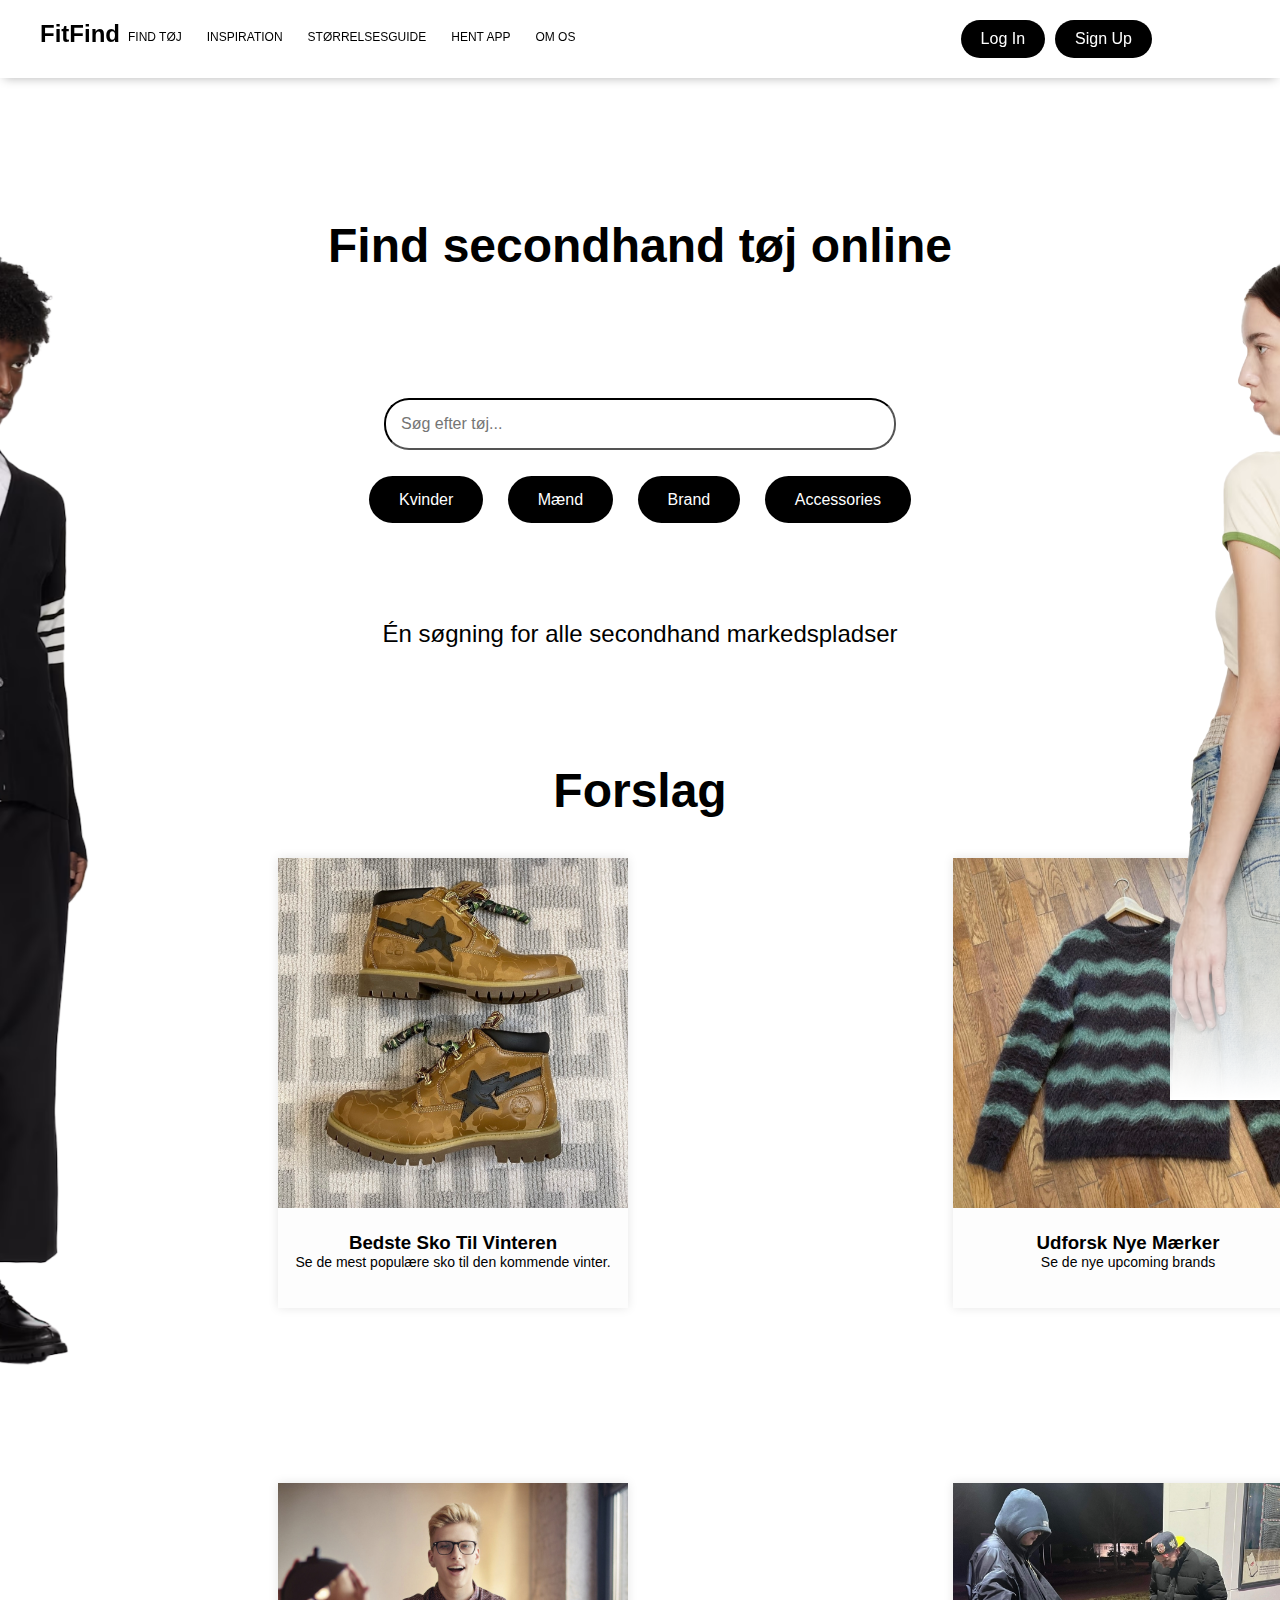
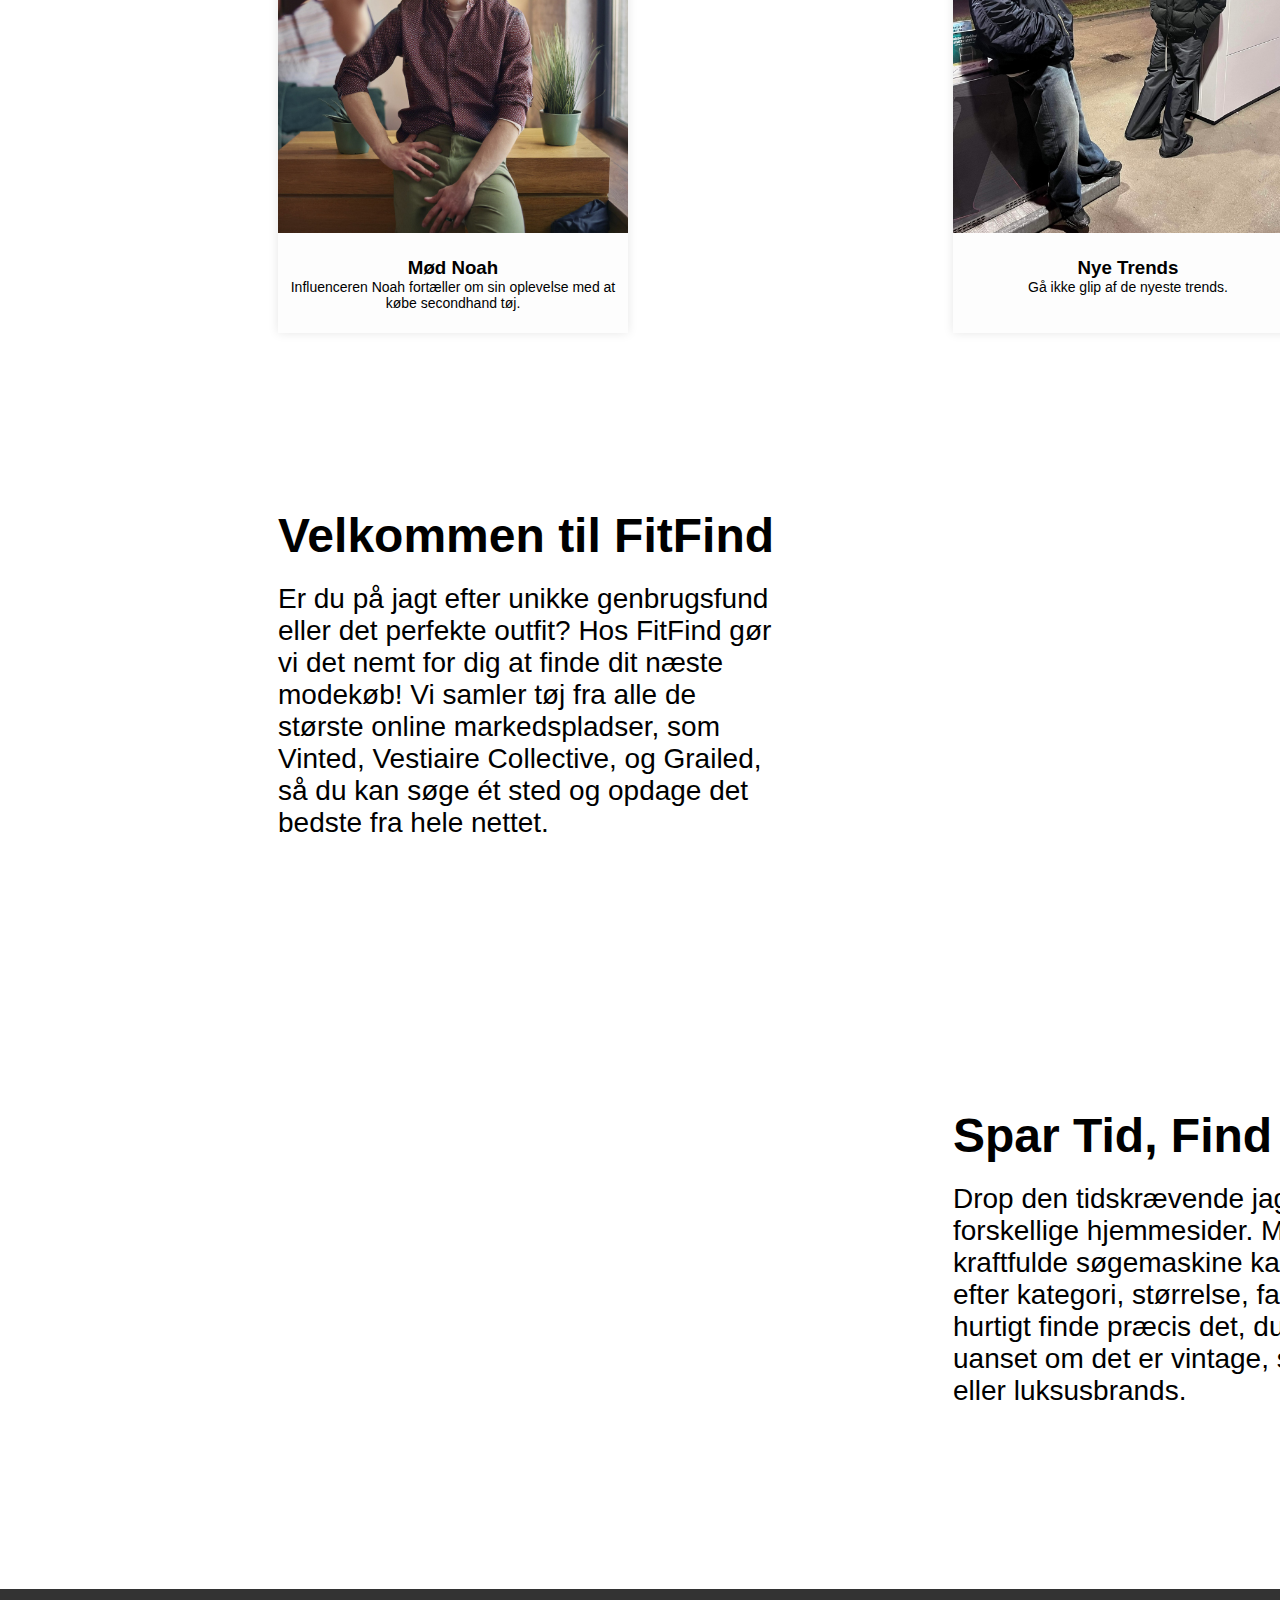
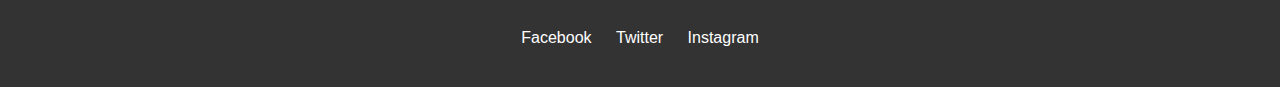
<file: index.html>
<!DOCTYPE html>
<html lang="en">
<head>
    <meta charset="UTF-8">
    <meta name="viewport" content="width=device-width, initial-scale=1.0">
    <title>FitFind FIND TØJ</title>
    <link rel="stylesheet" href="style.css">
</head>
<body>
    <!-- Header -->
    <header>
        <div class="container">
            <div class="logo">FitFind</div>
            <nav>
                <ul>
                    <li><a href="index.html">FIND TØJ</a></li>
                    <li><a href="side2.html">INSPIRATION</a></li>
                    <li><a href="#">STØRRELSESGUIDE</a></li>
                    <li><a href="#">HENT APP</a></li>
                    <li><a href="side4.html">OM OS</a></li>
                </ul>
            </nav>
            <div class="cta-buttons">
                <a href="#" class="signup-btn">Sign Up</a>
                <a href="#" class="login-btn">Log In</a>
            </div>
        </div>
    </header>

    <!-- Hero Section -->
    <section class="hero">
        <div class="container">
            <h1>Find secondhand tøj online</h1>
        </div>
    </section>

    <!-- Search Section -->
    <section class="search-filter">
        <div class="container">
            <input type="text" placeholder="Søg efter tøj..." class="search-bar">
        </div>
        <div class="img1">
            <img src="/img/ssense2.png">
        </div>
        <div class="img2">
            <img src="/img/ssense1.png">
        </div>
        <div class="hero-buttons">
            <a href="#" class="btn primary">Kvinder</a>
            <a href="#" class="btn primary">Mænd</a>
            <a href="#" class="btn primary">Brand</a>
            <a href="#" class="btn primary">Accessories</a>
            <p>Én søgning for alle secondhand markedspladser</p>
        </div>
    </section>

    <!-- Content Section (Cards/Grid) -->
    <section class="content">
        <div class="subtitle">
            <div>
                <h1>Forslag</h1>
            </div>
        </div>
        <div class="container grid">
            <div class="card">
                <a href="">
                    <img src="/img/sko1.jpg">
                    <h3>Bedste Sko Til Vinteren</h3>
                    <p>Se de mest populære sko til den kommende vinter.</p>
                </a>
            </div>
            <div class="card">
                <a href="">
                    <img src="/img/strik1.jpg">
                    <h3>Udforsk Nye Mærker</h3>
                    <p>Se de nye upcoming brands</p>
                </a>
            </div>
            <div class="card">
                <a href="">
                    <img src="/img/person1.jpg">
                    <h3>Mød Noah</h3>
                    <p>Influenceren Noah fortæller om sin oplevelse med at købe secondhand tøj. </p>
                </a>
            </div>
            <div class="card">
                <a href="">
                    <img src="/img/trend1.jpg">
                    <h3>Nye Trends</h3>
                    <p>Gå ikke glip af de nyeste trends.</p>
                </a>
            </div>
        <div class="text1">
            <h1>Velkommen til FitFind</h1>
            <p>Er du på jagt efter unikke genbrugsfund eller det perfekte outfit? Hos FitFind gør vi det nemt for dig at finde dit næste modekøb! Vi samler tøj fra alle de største online markedspladser, som Vinted, Vestiaire Collective, og Grailed, så du kan søge ét sted og opdage det bedste fra hele nettet.</p>
        </div>
        <div class="text2">
            <h1>Spar Tid, Find Mere</h1>
            <p>Drop den tidskrævende jagt på tværs af forskellige hjemmesider. Med vores kraftfulde søgemaskine kan du filtrere efter kategori, størrelse, farve og pris og hurtigt finde præcis det, du leder efter – uanset om det er vintage, streetwear eller luksusbrands.</p>
        </div>
            <!-- Repeat Cards as needed -->
        </div>
    </section>

    <!-- Footer -->
    <footer>
        <div class="container">
            <div class="social-links">
                <a href="https://www.facebook.com">Facebook</a>
                <a href="https://x.com">Twitter</a>
                <a href="https://instagram.com">Instagram</a>
            </div>
        </div>
    </footer>
</body>
</html>
</file>
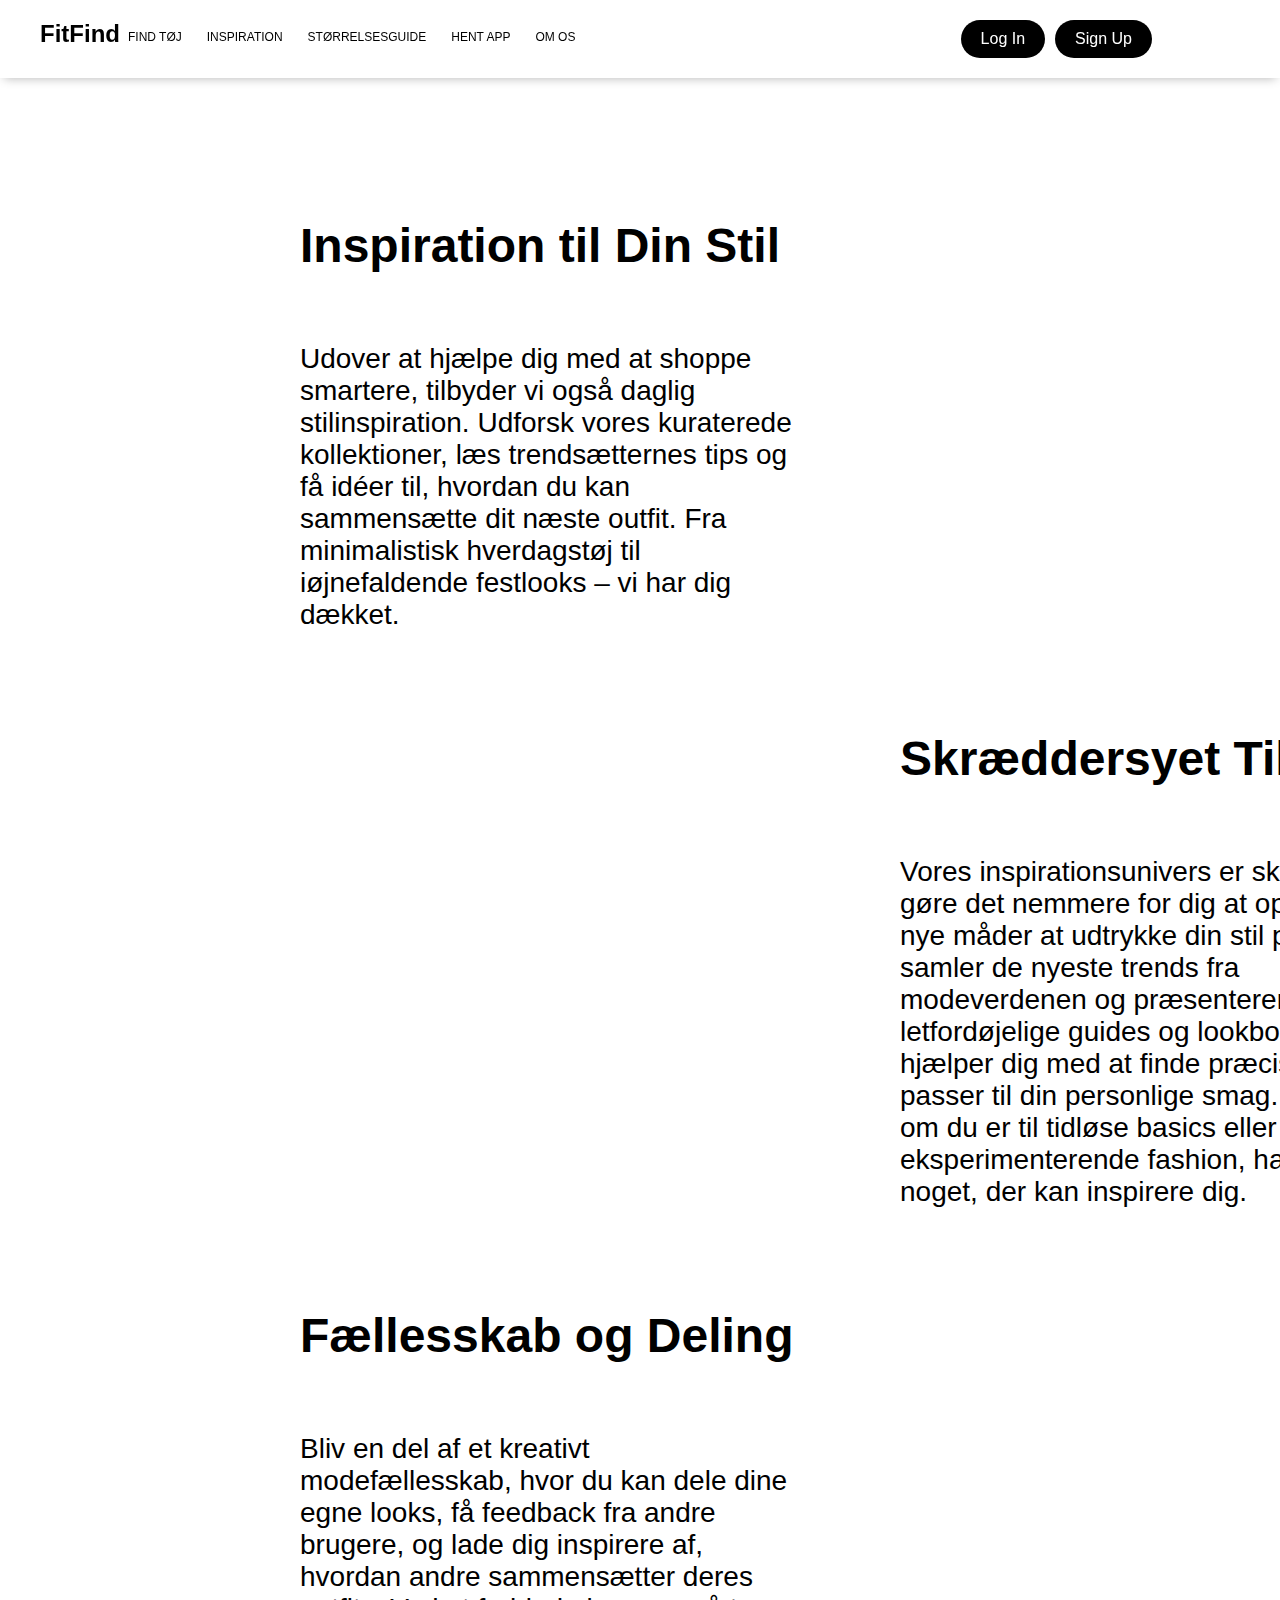
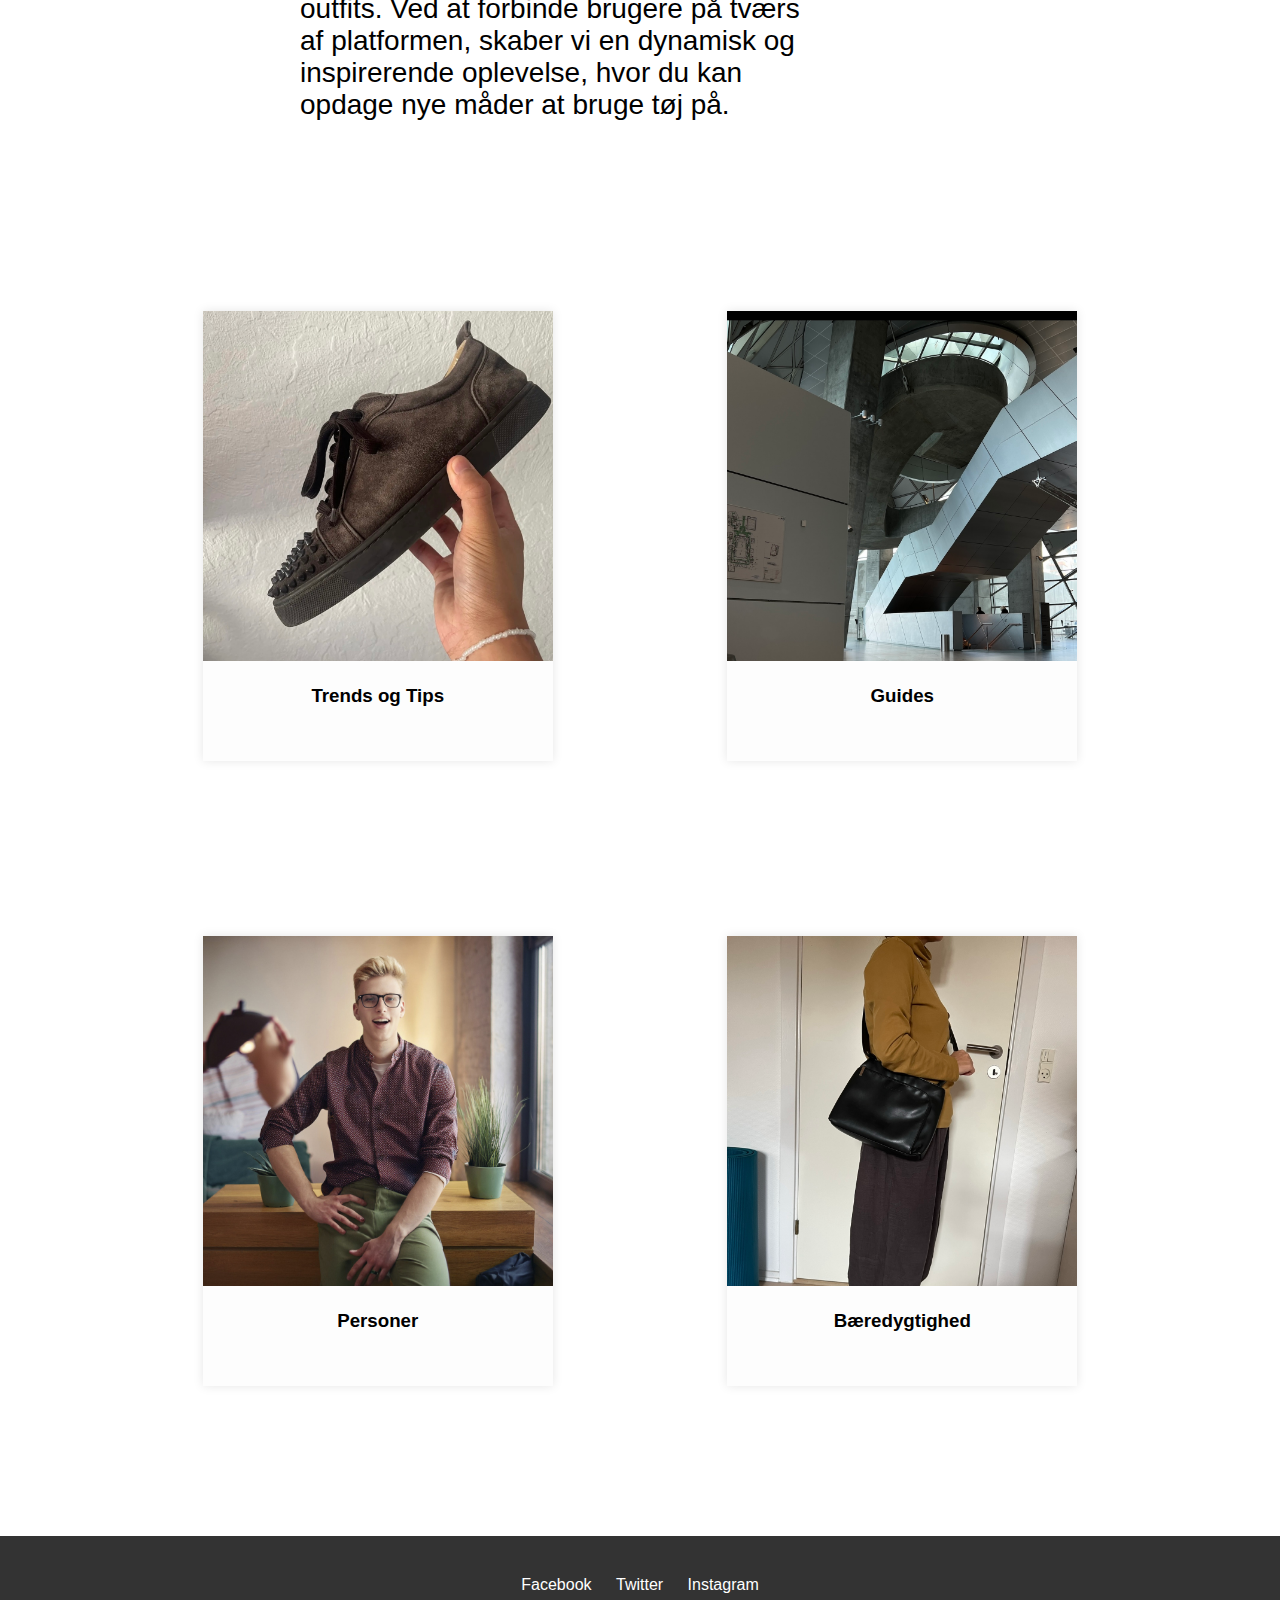
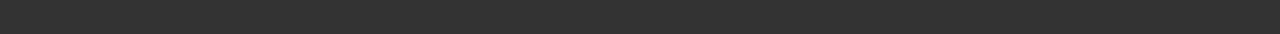
<file: side2.html>
<!DOCTYPE html>
<html lang="en">
<head>
    <meta charset="UTF-8">
    <meta name="viewport" content="width=device-width, initial-scale=1.0">
    <title>FitFind INSPIRATION</title>
    <link rel="stylesheet" href="style.css">
</head>
<body>
    <!-- Header -->
    <header>
        <div class="container">
            <div class="logo">FitFind</div>
            <nav>
                <ul>
                    <li><a href="index.html">FIND TØJ</a></li>
                    <li><a href="side2.html">INSPIRATION</a></li>
                    <li><a href="#">STØRRELSESGUIDE</a></li>
                    <li><a href="#">HENT APP</a></li>
                    <li><a href="side4.html">OM OS</a></li>
                </ul>
            </nav>
            <div class="cta-buttons">
                <a href="#" class="signup-btn">Sign Up</a>
                <a href="#" class="login-btn">Log In</a>
            </div>
        </div>
    </header>
    
    <!-- Hero Section -->
    <section class="hero">
        <div class="text3">
            <h1>Inspiration til Din Stil</h1>
            <p>Udover at hjælpe dig med at shoppe smartere, tilbyder vi også daglig stilinspiration. Udforsk vores kuraterede kollektioner, læs trendsætternes tips og få idéer til, hvordan du kan sammensætte dit næste outfit. Fra minimalistisk hverdagstøj til iøjnefaldende festlooks – vi har dig dækket.</p>
        </div>
        <div class="text4">
            <h1>Skræddersyet Til Dig</h1>
            <p>Vores inspirationsunivers er skabt for at gøre det nemmere for dig at opdage nye måder at udtrykke din stil på. Vi samler de nyeste trends fra modeverdenen og præsenterer dem i letfordøjelige guides og lookbooks, der hjælper dig med at finde præcis det, der passer til din personlige smag. Uanset om du er til tidløse basics eller eksperimenterende fashion, har vi noget, der kan inspirere dig.</p>
        </div>
        <div class="text5">
            <h1>Fællesskab og Deling</h1>
            <p>Bliv en del af et kreativt modefællesskab, hvor du kan dele dine egne looks, få feedback fra andre brugere, og lade dig inspirere af, hvordan andre sammensætter deres outfits. Ved at forbinde brugere på tværs af platformen, skaber vi en dynamisk og inspirerende oplevelse, hvor du kan opdage nye måder at bruge tøj på.</p>
        </div>
    </section>

    <!-- Content Section (Cards/Grid) -->
    <section class="content">
        <div class="container grid">
            <div class="card">
                <a href="side3.html">
                    <img src="/img/trendstips1.jpg">
                    <h3>Trends og Tips</h3>
                </a>
            </div>
            <div class="card">
                <a href="">
                    <img src="/img/guides.jpg">
                    <h3>Guides</h3>
                </a>
            </div>
            <div class="card">
                <a href="">
                    <img src="/img/person1.jpg">
                    <h3>Personer</h3>
                </a>
            </div>
            <div class="card">
                <a href="">
                    <img src="/img/bæredygtighed.jpg">
                    <h3>Bæredygtighed</h3>
                </a>
            </div>
    </section>
    
    <!-- Footer -->
    <footer>
        <div class="container">
            <div class="social-links">
                <a href="https://www.facebook.com">Facebook</a>
                <a href="https://x.com">Twitter</a>
                <a href="https://instagram.com">Instagram</a>
            </div>
        </div>
    </footer>
</body>
</html>
</file>
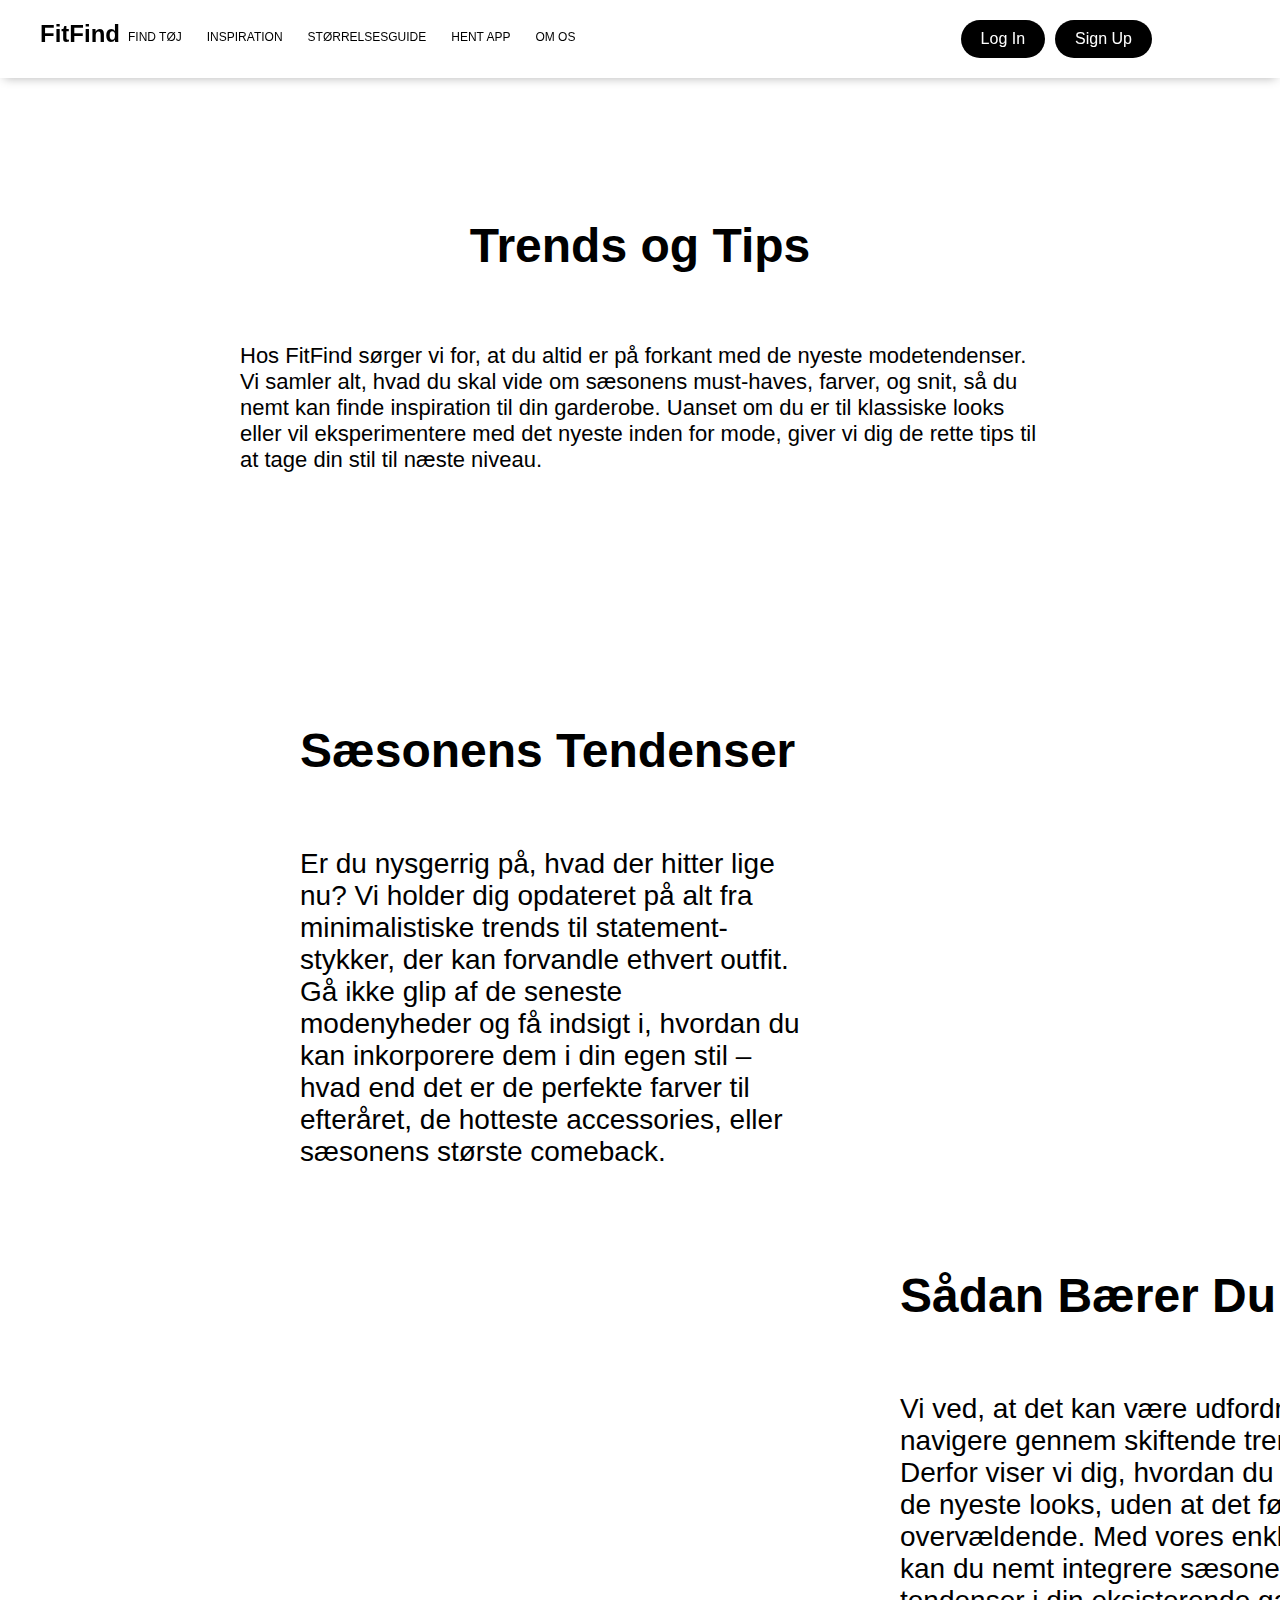
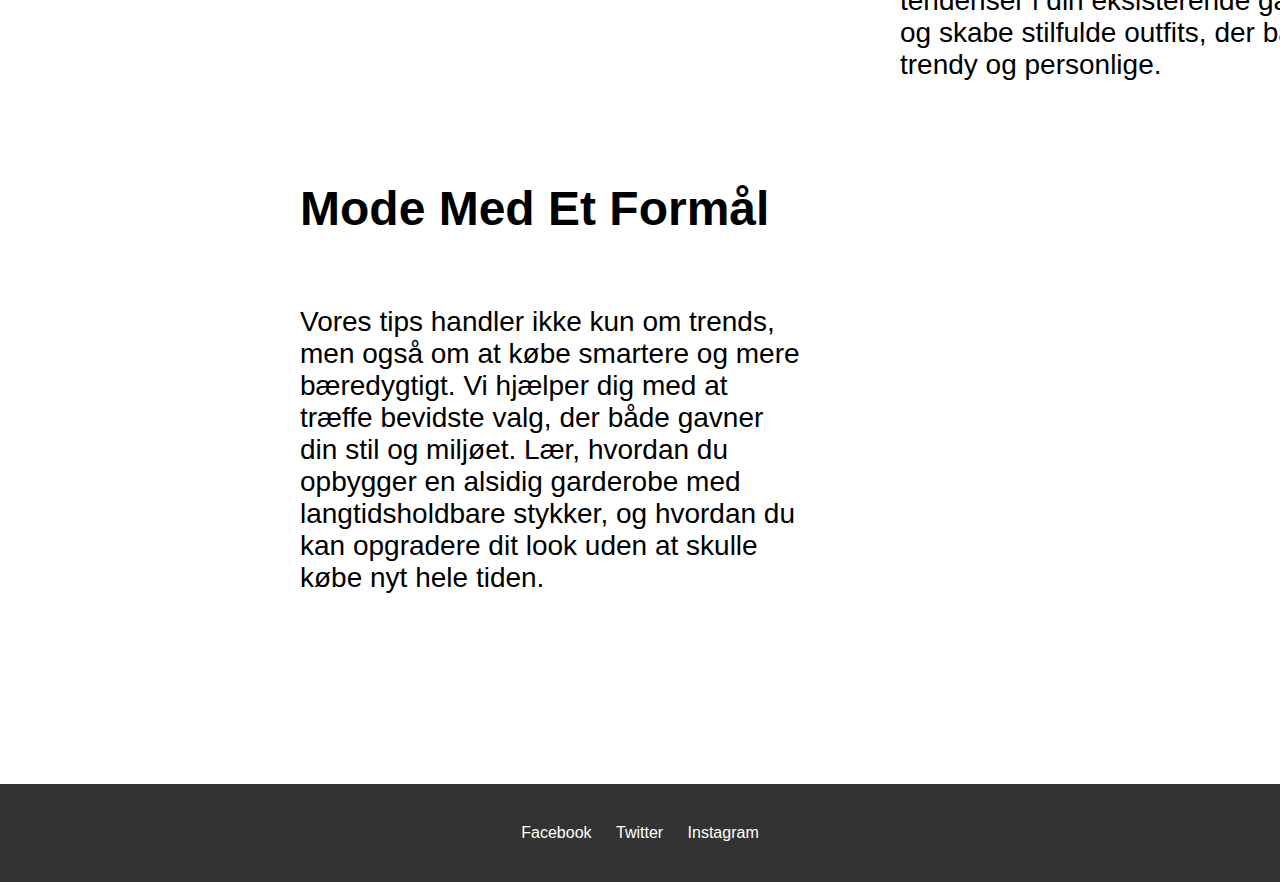
<file: side3.html>
<!DOCTYPE html>
<html lang="en">
<head>
    <meta charset="UTF-8">
    <meta name="viewport" content="width=device-width, initial-scale=1.0">
    <title>FitFind TRENDS OG TIPS </title>
    <link rel="stylesheet" href="style.css">
</head>
<body>
    <!-- Header -->
    <header>
        <div class="container">
            <div class="logo">FitFind</div>
            <nav>
                <ul>
                    <li><a href="index.html">FIND TØJ</a></li>
                    <li><a href="side2.html">INSPIRATION</a></li>
                    <li><a href="#">STØRRELSESGUIDE</a></li>
                    <li><a href="#">HENT APP</a></li>
                    <li><a href="side4.html">OM OS</a></li>
                </ul>
            </nav>
            <div class="cta-buttons">
                <a href="#" class="signup-btn">Sign Up</a>
                <a href="#" class="login-btn">Log In</a>
            </div>
        </div>
    </header>

    <!-- Hero Section -->
    <section class="hero">
        <div class="container">
            <h1>Trends og Tips</h1>
            <p>Hos FitFind sørger vi for, at du altid er på forkant med de nyeste modetendenser. Vi samler alt, hvad du skal vide om sæsonens must-haves, farver, og snit, så du nemt kan finde inspiration til din garderobe. Uanset om du er til klassiske looks eller vil eksperimentere med det nyeste inden for mode, giver vi dig de rette tips til at tage din stil til næste niveau.</p>
        </div>
        <div class="text6">
            <h1>Sæsonens Tendenser</h1>
            <p>Er du nysgerrig på, hvad der hitter lige nu? Vi holder dig opdateret på alt fra minimalistiske trends til statement-stykker, der kan forvandle ethvert outfit. Gå ikke glip af de seneste modenyheder og få indsigt i, hvordan du kan inkorporere dem i din egen stil – hvad end det er de perfekte farver til efteråret, de hotteste accessories, eller sæsonens største comeback.</p>
        </div>
        <div class="text7">
            <h1>Sådan Bærer Du Det</h1>
            <p>Vi ved, at det kan være udfordrende at navigere gennem skiftende trends. Derfor viser vi dig, hvordan du kan bære de nyeste looks, uden at det føles overvældende. Med vores enkle guides kan du nemt integrere sæsonens tendenser i din eksisterende garderobe og skabe stilfulde outfits, der både er trendy og personlige.</p>
        </div>
        <div class="text8">
            <h1>Mode Med Et Formål</h1>
            <p>Vores tips handler ikke kun om trends, men også om at købe smartere og mere bæredygtigt. Vi hjælper dig med at træffe bevidste valg, der både gavner din stil og miljøet. Lær, hvordan du opbygger en alsidig garderobe med langtidsholdbare stykker, og hvordan du kan opgradere dit look uden at skulle købe nyt hele tiden.</p>
        </div>
    </section>
    
    <!-- Footer -->
    <footer>
        <div class="container">
            <div class="social-links">
                <a href="https://www.facebook.com">Facebook</a>
                <a href="https://x.com">Twitter</a>
                <a href="https://instagram.com">Instagram</a>
            </div>
        </div>
    </footer>
    </body>
    </html>
</file>
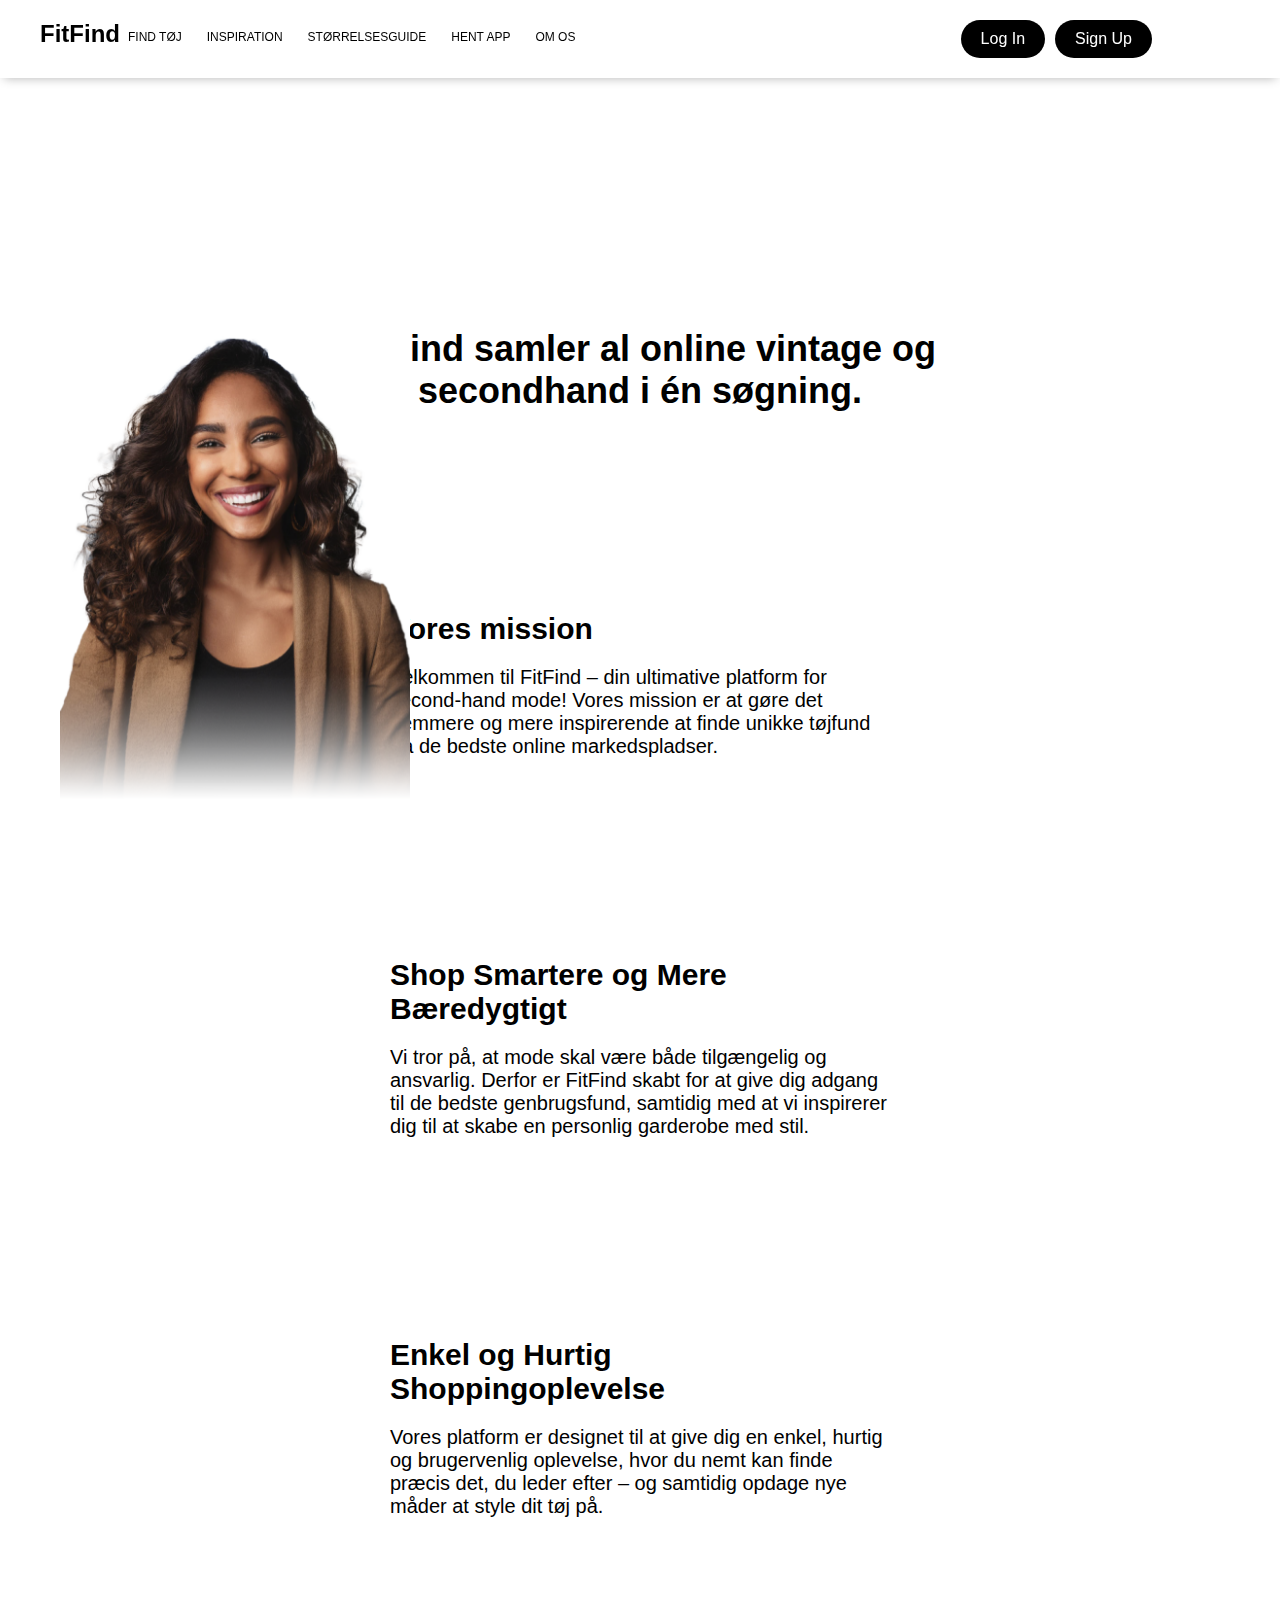
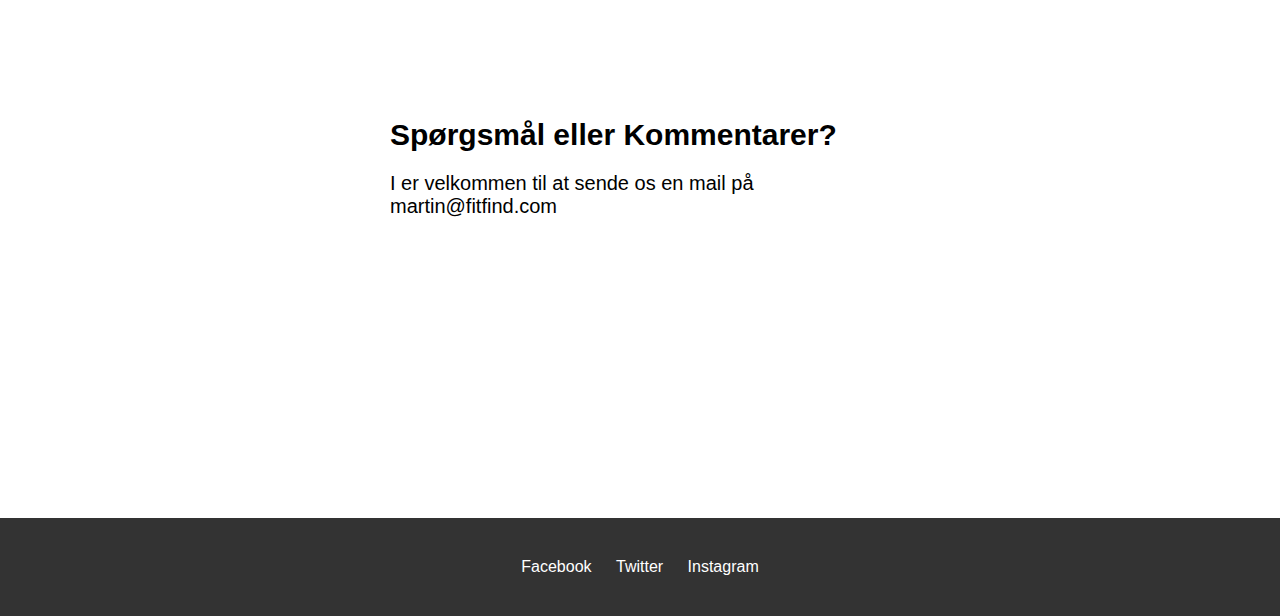
<file: side4.html>
<!DOCTYPE html>
<html lang="en">
<head>
    <meta charset="UTF-8">
    <meta name="viewport" content="width=device-width, initial-scale=1.0">
    <title>FitFind OM OS </title>
    <link rel="stylesheet" href="style.css">
</head>
<body>
    <!-- Header -->
    <header>
        <div class="container">
            <div class="logo">FitFind</div>
            <nav>
                <ul>
                    <li><a href="index.html">FIND TØJ</a></li>
                    <li><a href="side2.html">INSPIRATION</a></li>
                    <li><a href="#">STØRRELSESGUIDE</a></li>
                    <li><a href="#">HENT APP</a></li>
                    <li><a href="side4.html">OM OS</a></li>
                </ul>
            </nav>
            <div class="cta-buttons">
                <a href="#" class="signup-btn">Sign Up</a>
                <a href="#" class="login-btn">Log In</a>
            </div>
        </div>
    </header>

    <!-- Hero Section -->
    <section class="hero1">
        <div class="img3">
            <img src="/img/model1.png">
        </div>
        <div class="img4">
            <img src="/img/model2.png">
        </div>
        <div class="container1">
            <h1>FitFind samler al online vintage og secondhand i én søgning.</h1>
        </div>
        <div class="afsnit1">
            <h1>Vores mission</h1>
            <p>Velkommen til FitFind – din ultimative platform for second-hand mode! Vores mission er at gøre det nemmere og mere inspirerende at finde unikke tøjfund fra de bedste online markedspladser.</p>
        </div>
        <div class="afsnit2">
            <h1>Shop Smartere og Mere Bæredygtigt</h1>
            <p>Vi tror på, at mode skal være både tilgængelig og ansvarlig. Derfor er FitFind skabt for at give dig adgang til de bedste genbrugsfund, samtidig med at vi inspirerer dig til at skabe en personlig garderobe med stil.</p>
        </div>
        <div class="afsnit3">
            <h1>Enkel og Hurtig Shoppingoplevelse</h1>
            <p>Vores platform er designet til at give dig en enkel, hurtig og brugervenlig oplevelse, hvor du nemt kan finde præcis det, du leder efter – og samtidig opdage nye måder at style dit tøj på.</p>
        </div>
        <div class="afsnit4">
            <h1>Spørgsmål eller Kommentarer?</h1>
            <p>I er velkommen til at sende os en mail på <a href="">martin@fitfind.com</a></p>
        </div>
    </section>

    <!-- Footer -->
    <footer>
        <div class="container">
            <div class="social-links">
                <a href="https://www.facebook.com">Facebook</a>
                <a href="https://x.com">Twitter</a>
                <a href="https://instagram.com">Instagram</a>
            </div>
        </div>
    </footer>
    </body>
    </html>
</file>
<file: style.css>
* {
    margin: 0;
    padding: 0;
    box-sizing: border-box;
}

body {
    font-family: Arial, sans-serif;
}

.container {
    width: 80%;
    margin: 0 auto;
}

/* Header */
header {
    display: flex;
    position: sticky;
    top: 0;
    justify-content: space-between;
    align-items: center;
    padding: 20px 0;
    background-color: #ffffff;
    color: #000000;
    box-shadow: 0px 4px 10px -4px rgba(0, 0, 0, 0.3);

}

header .logo {
    font-size: 24px;
    font-weight: bold;
    position: absolute;
    left: 0;
    margin-left: 40px;
}

header nav ul {
    list-style: none;
    display: flex;
    position: absolute;
    margin-top: 10px;
    font-size: 12px;
}

header nav ul li {
    margin-right: 25px;
}

header nav ul li a {
    color: #000000;
    text-decoration: none;
}

header .cta-buttons a {
    float: right;
    margin-left: 10px;
    padding: 10px 20px;
    text-decoration: none;
    color: #ffffff;
    border-radius: 25px;

}

.login-btn {
    background-color: #000000;
}

.signup-btn {
    background-color: rgb(0, 0, 0);
}

/* Hero Section */
.hero {
    background-color: #ffffff;
    padding: 140px 0;
}

.hero h1 {
    font-size: 48px;
    margin-bottom: -100px;
    text-align: center;
}

.hero p {
    font-size: 22px;
    margin-top: 170px;
    margin-bottom: 40px;
    margin-left: auto;
    margin-right: auto;
    width: 800px;
}

.hero-buttons a {
    margin: 10px;
    padding: 15px 30px;
    text-decoration: none;
    border-radius: 5px;
    font-size: 16px;
}

.text3 h1 {
    font-size: 48px;
    width: 500px;
    margin-left: 300px;
    text-align: left;
}

.text3 p {
    width: 500px;
    margin-bottom: 100px;
    font-size: 28px;
    margin-left: 300px
}

.text4 h1 {
    font-size: 48px;
    width: 500px;
    margin-left: 900px;
    margin-top: 60px;
    text-align: left;
}

.text4 p {
    width: 500px;
    margin-bottom: 100px;
    font-size: 28px;
    margin-left: 900px;
}

.text5 h1 {
    font-size: 48px;
    width: 500px;
    margin-left: 300px;
    text-align: left;
}

.text5 p {
    width: 500px;
    margin-bottom: 50px;
    font-size: 28px;
    margin-left: 300px
}

.text6 h1 {
    font-size: 48px;
    width: 500px;
    margin-left: 300px;
    text-align: left;
    margin-top: 250px;
}

.text6 p {
    width: 500px;
    margin-bottom: 100px;
    font-size: 28px;
    margin-left: 300px
}

.text7 h1 {
    font-size: 48px;
    width: 500px;
    margin-left: 900px;
    margin-top: 60px;
    text-align: left;
}

.text7 p {
    width: 500px;
    margin-bottom: 100px;
    font-size: 28px;
    margin-left: 900px;
}

.text8 h1 {
    font-size: 48px;
    width: 500px;
    margin-left: 300px;
    text-align: left;
}

.text8 p {
    width: 500px;
    margin-bottom: 50px;
    font-size: 28px;
    margin-left: 300px
}

.btn.secondary {
    background-color: #636363;
    color: #fff;
}

.container1 h1 {
    font-size: 36px;
    margin-bottom: 100px;
    text-align: center;
    margin-top: 250px;
    margin-left: auto;
    margin-right: auto;
    width: 700px;
    
}

.afsnit1 h1 {
    margin-top: 200px;
    margin-left: auto;
    margin-right: auto;
    margin-bottom: 20px;
    width: 500px;
    font-size: 30px;
}

.afsnit1 p {
    margin-left: auto;
    margin-right: auto;
    width: 500px;
    font-size: 20px;
}

.afsnit2 h1 {
    margin-top: 200px;
    margin-left: auto;
    margin-right: auto;
    margin-bottom: 20px;
    width: 500px;
    font-size: 30px;
}

.afsnit2 p {
    margin-left: auto;
    margin-right: auto;
    width: 500px;
    font-size: 20px;
}

.afsnit3 h1 {
    margin-top: 200px;
    margin-left: auto;
    margin-right: auto;
    margin-bottom: 20px;
    width: 500px;
    font-size: 30px;
}

.afsnit3 p {
    margin-left: auto;
    margin-right: auto;
    width: 500px;
    font-size: 20px;
}

.afsnit4 h1 {
    margin-top: 200px;
    margin-left: auto;
    margin-right: auto;
    margin-bottom: 20px;
    width: 500px;
    font-size: 30px;
}

.afsnit4 p {
    margin-left: auto;
    margin-right: auto;
    width: 500px;
    font-size: 20px;
    margin-bottom: 300px;
}

.afsnit4 a {
    color: black;
    text-decoration: none;
}

.img3 img {
    position: absolute;
    margin-left: 1300px;
}

.img4 img {
    position: absolute;
    width: 350px;
    margin-left: 60px;
}

/* Search Filter */
.search-filter {
    background-color: #ffffff;
    padding: 40px 0;
    text-align: center;
}

.search-filter .search-bar {
    border-radius: 25px;
    border-color: rgb(0, 0, 0);
    padding: 15px;
    width: 50%;
    font-size: 16px;
}

.search-btn {
    border-radius: 25px;
    padding: 15px;
    background-color: rgb(0, 0, 0);
    color: #fff;
    border: none;
    font-size: 16px;
}

.btn.primary {
    border-radius: 25px;
    background-color: rgb(0, 0, 0);
    color: #fff;
    line-height: 100px;
    
}

.search-filter p {
    font-size: 24px;
    margin-bottom: 75px;
    margin-top: 70px;
}

.img1 img {
    position: absolute;
    margin-top: -200px;
    margin-left: 530px;
    width: 300px;
}

.img2 img {
    position: absolute;
    margin-top: -200px;
    margin-left: -850px;
    width: 300px;
}

/* Content Section */
.subtitle h1 {
    font-size: 48px;
    margin-bottom: 40px;
    text-align: center;
}

.grid {
    display: grid;
    grid-template-columns: repeat(2, 2fr);
    grid-gap: 25px;
}

.card {
    background-color: #fdfdfd;
    width: 350px;
    height: 450px;
    text-align: center;
    box-shadow: 0px 0px 10px rgba(0, 0, 0, 0.1);
    margin-left: auto;
    margin-right: auto;
    margin-bottom: 150px;
}

.card img {
    width: 100%;
    height: auto;
    margin-bottom: 20px;
}

.card a {
    margin-bottom: 15px;
    text-decoration: none;
    color: black;
}

.card p {
    font-size: 14px;
    text-decoration: none;
    color: black;
}

.text1 h1 {
    font-size: 48px;
    margin-bottom: 20px;
    width: 500px;
    margin-left: 150px;
}

.text1 p {
    width: 500px;
    margin-bottom: 750px;
    font-size: 28px;
    margin-left: 150px
}

.text2 h1 {
    font-size: 48px;
    margin-bottom: 20px;
    width: 500px;
    margin-left: 150px;
    margin-top: 600px;
}

.text2 p {
    width: 500px;
    margin-bottom: 50px;
    font-size: 28px;
    margin-left: 150px;
}

/* Footer */
footer {
    background-color: #333;
    color: #fff;
    padding: 40px 0;
    text-align: center;
}

footer .social-links a {
    color: #fff;
    margin: 0 10px;
    text-decoration: none;
}
</file>
